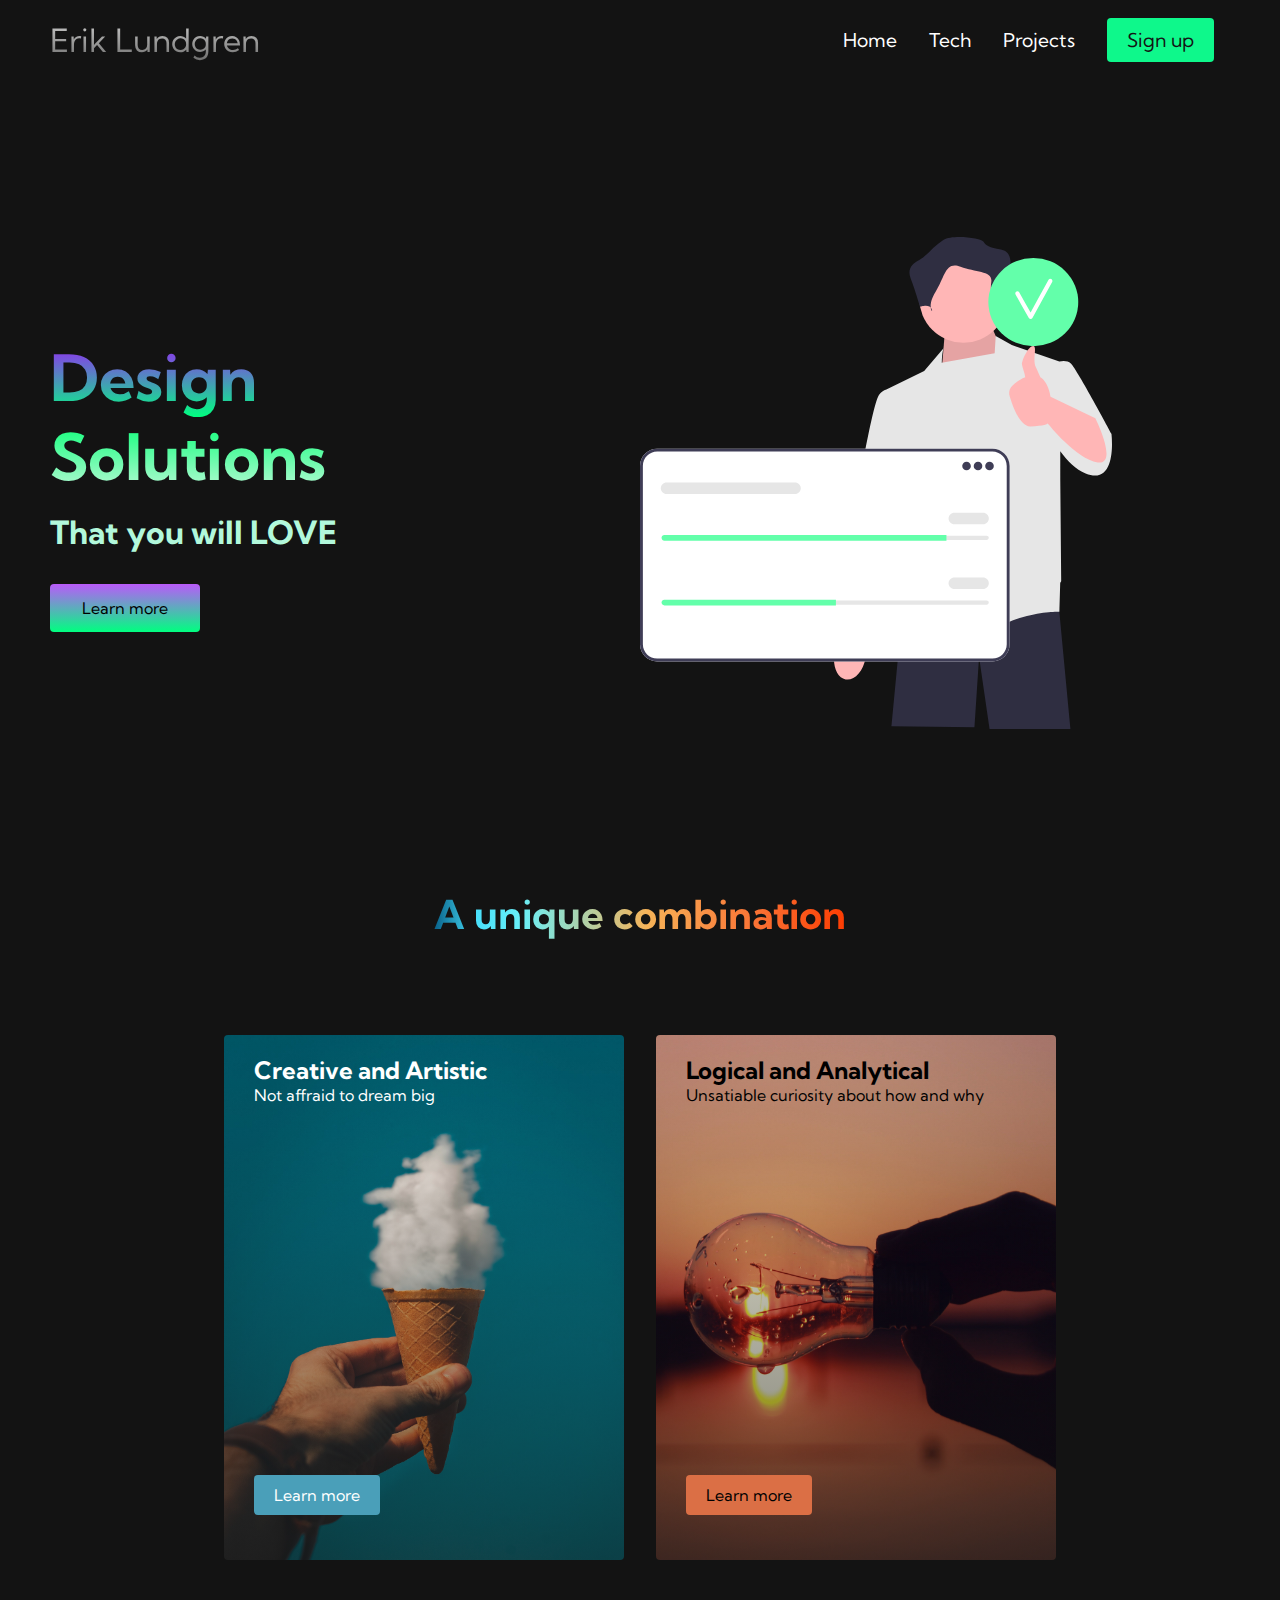
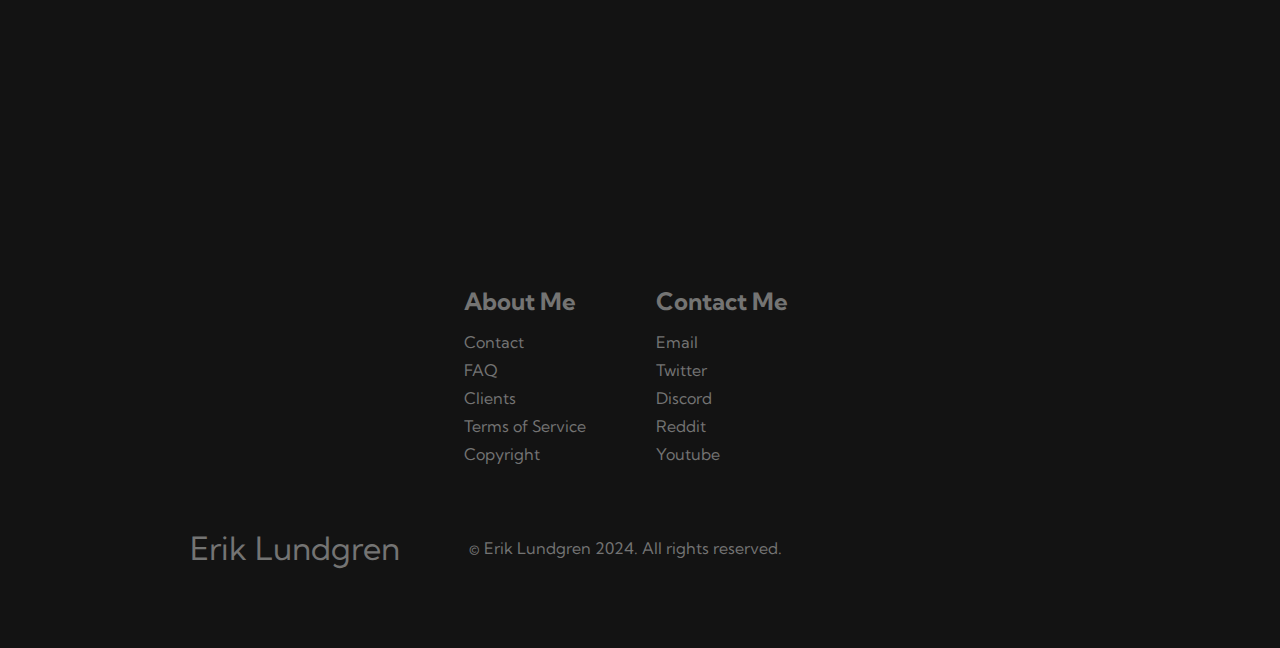
<file: index.html>
<!DOCTYPE html>
<html lang="en">
<head>
    <meta charset="UTF-8">
    <meta name="viewport" content="width=device-width, initial-scale=1.0">
    <title>Erik Lundgren</title>
    <link rel="stylesheet" href="styles.css" />
    <link rel="preconnect" href="https://fonts.googleapis.com">
<link rel="preconnect" href="https://fonts.gstatic.com" crossorigin>
<link href="https://fonts.googleapis.com/css2?family=Kumbh+Sans:wght@400;700&display=swap" rel="stylesheet"> 
</head>
<body>
    <!-- Color theme #63ffaa-->

    <!-- Navbar Section-->
    <nav class="navbar">
        <div class="navbar__container">
            <a href="/" id="navbar__logo">Erik Lundgren</a>
            <div class="navbar__toggle" id="mobile-menu">
                <span class="bar"></span>
                <span class="bar"></span>
                <span class="bar"></span>
            </div>
            <ul class="navbar__menu">
                <li class="navbar__item">
                    <a href="/" class="navbar__links">
                        Home
                    </a>
                </li>
                <li class="navbar__item">
                    <a href="/tech.html" class="navbar__links">
                        Tech
                    </a>
                </li>
                <li class="navbar__item">
                    <a href="./projects.html" class="navbar__links">
                        Projects
                    </a>
                </li>
                <li class="navbar__btn">
                    <a href="/" class="button">
                        Sign up
                    </a>
                </li>
            </ul>
        </div>
    </nav>

    <!-- Main Section-->
    <div class="main">
        <div class="main__container">
            <div class="main__content">
                <h1>Design</h1>
                <h2>Solutions</h2>
                <p>That you will LOVE</p>
                <button class="main__btn">
                    <a href="/">Learn more</a>
                </button>
            </div>
            <div class="main_img--container">
                <img src="images/pic1.svg" alt="pic" id="main__img">
            </div>
        </div>
    </div>

    <!-- Services Section-->
    <div class="services">
        <h1>A unique combination</h1>
        <div class="services__container">
            <div class="services__card">
                <h2>Creative and Artistic</h2>
                <p>Not affraid to dream big</p>
                <button style="background: rgb(74, 159, 185)";"><span style="color: white;">Learn more</span></button>
            </div>
            <div class="services__card">
                <span style="color: black;">
                <h2>Logical and Analytical</h2>
                <p>Unsatiable curiosity about how and why</p></span>
                <button style="background: rgb(219, 111, 69)";">Learn more</button>
            </div>
        </div>
    </div>

    <!-- Footer Section-->
    <div class="footer__container">
        <div class="footer__links">
            <div class="footer__link--wrapper">
                <div class="footer__link--items">
                    <h2>About Me</h2>
                    <a href="/">Contact</a>
                    <a href="/">FAQ</a>
                    <a href="/">Clients</a>
                    <a href="/">Terms of Service</a>
                    <a href="/">Copyright</a>
                </div>
                <div class="footer__link--items">
                    <h2>Contact Me</h2>
                    <a href="/">Email</a>
                    <a href="/">Twitter</a>
                    <a href="/">Discord</a>
                    <a href="/">Reddit</a>
                    <a href="/">Youtube</a>
                </div>
            </div>
        </div>
        <div class="social__media">
           <div class="social__media--wrap">
            <div class="footer__logo">
                <a href="/" id="footer__logo"><i class="fasfaa-gem"></i>Erik Lundgren</a>
            </div>
            <p class="website__rights"> © Erik Lundgren 2024. All rights reserved.</p>
            <div class="social__icons">
                <a href="/" class="social__icon--link" target="_blank">
                    <i class="fab fa-facebook"></i>
                </a>
            </div>
           </div> 
        </div>
    </div>

    <script src="app.js"></script>
</body>
</html>
</file>
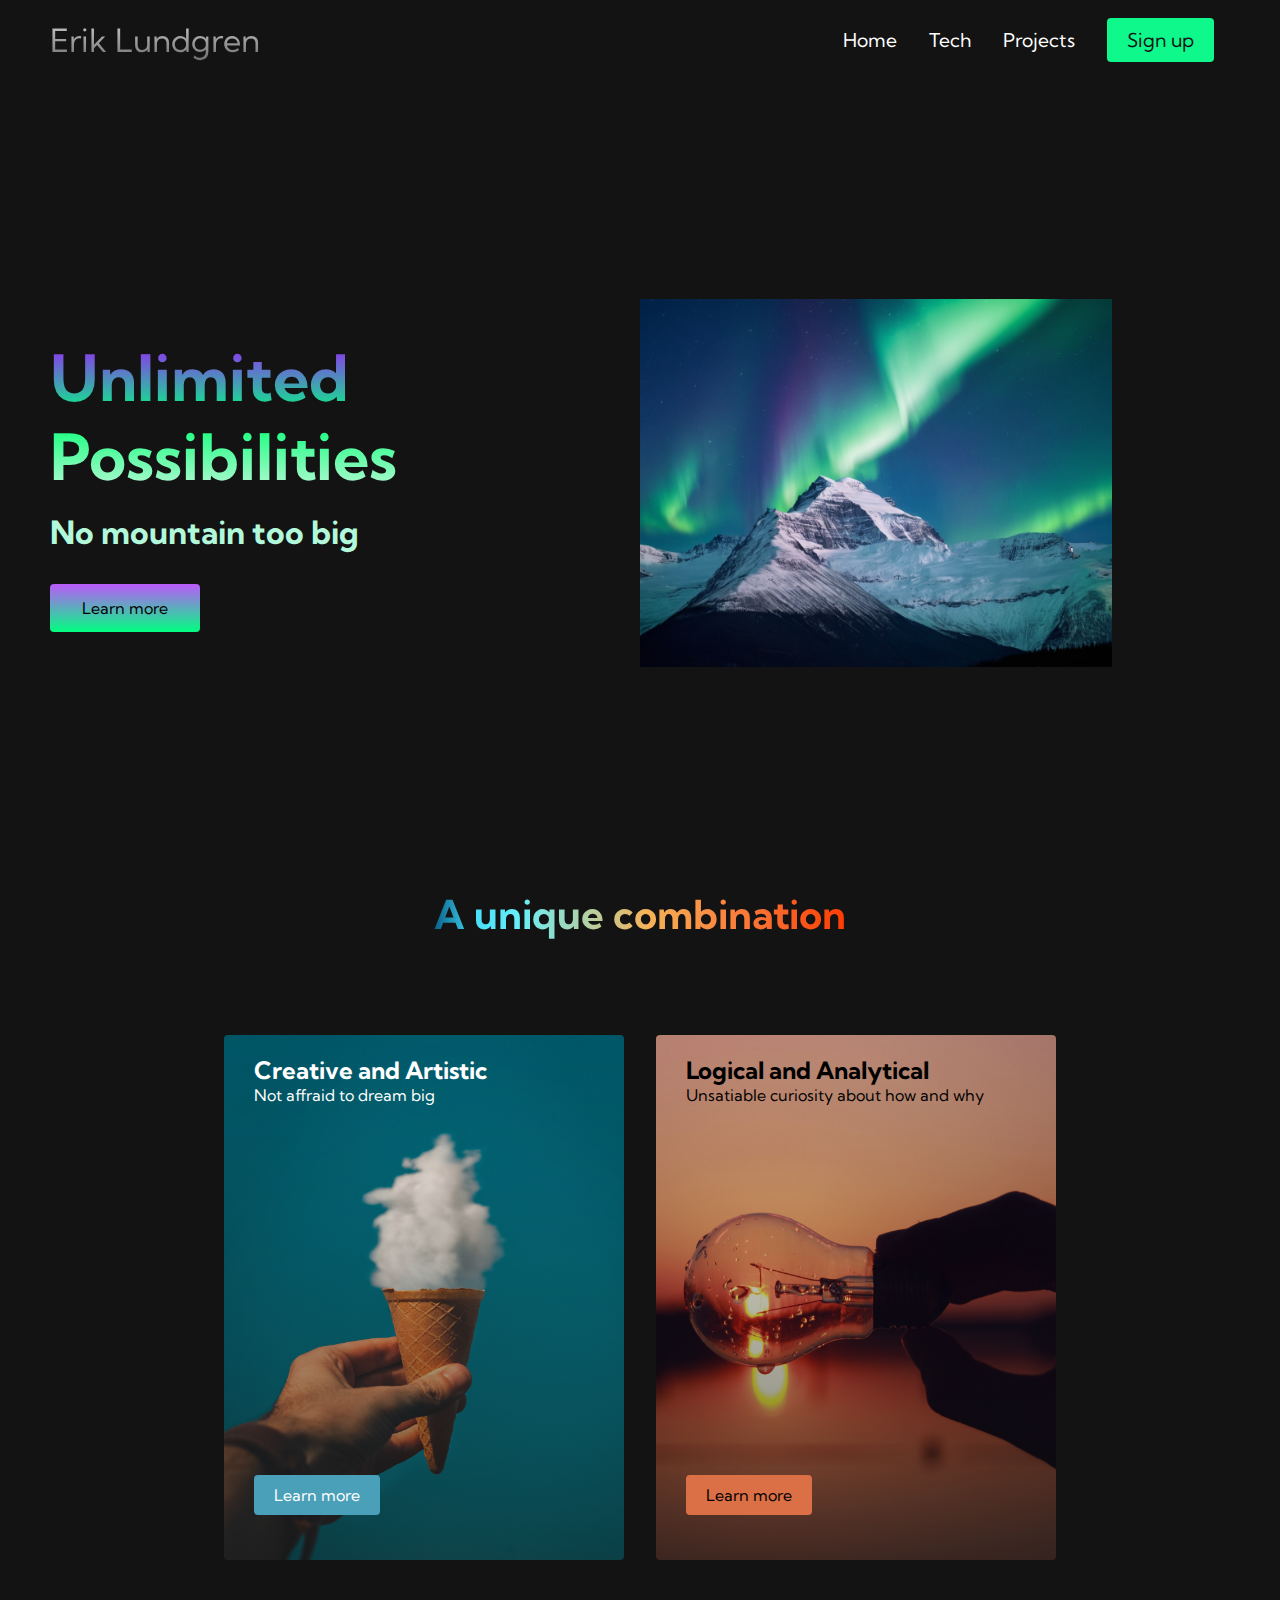
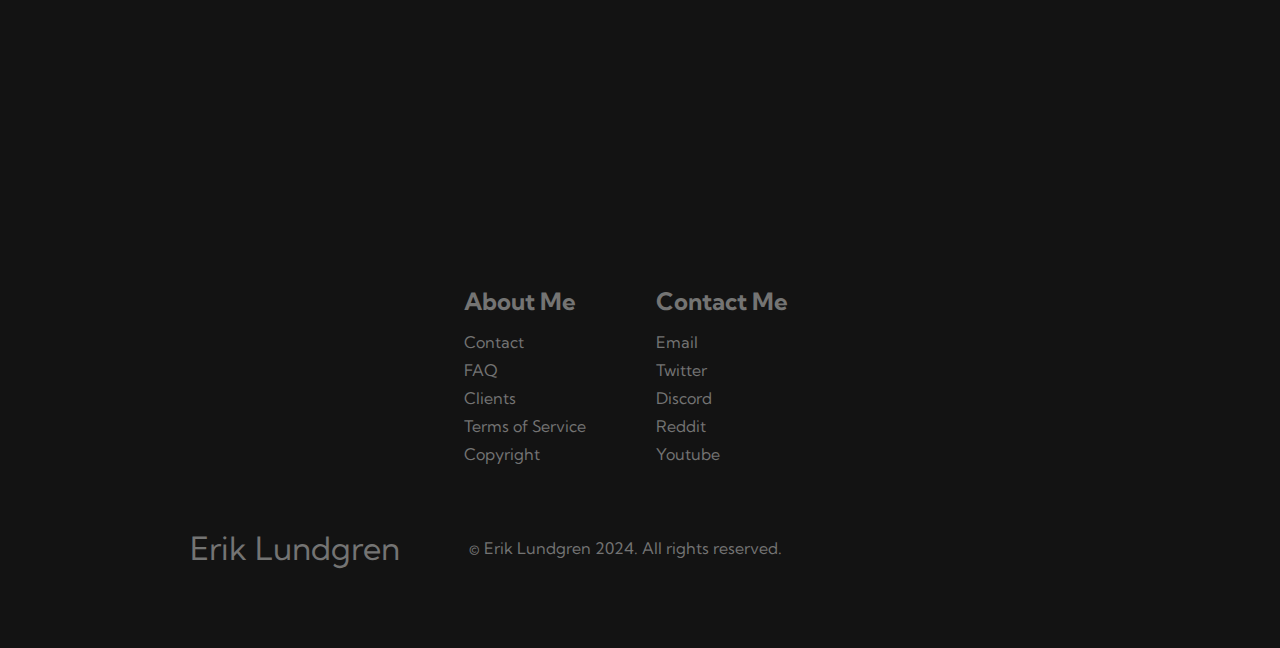
<file: projects.html>
<!DOCTYPE html>
<html lang="en">
<head>
    <meta charset="UTF-8">
    <meta name="viewport" content="width=device-width, initial-scale=1.0">
    <title>Erik Lundgren</title>
    <link rel="stylesheet" href="styles.css" />
    <link rel="preconnect" href="https://fonts.googleapis.com">
<link rel="preconnect" href="https://fonts.gstatic.com" crossorigin>
<link href="https://fonts.googleapis.com/css2?family=Kumbh+Sans:wght@400;700&display=swap" rel="stylesheet"> 
</head>
<body>
    <!-- Color theme #63ffaa-->
    <!-- Navbar Section-->
    <nav class="navbar">
        <div class="navbar__container">
            <a href="/" id="navbar__logo">Erik Lundgren</a>
            <div class="navbar__toggle" id="mobile-menu">
                <span class="bar"></span>
                <span class="bar"></span>
                <span class="bar"></span>
            </div>
            <ul class="navbar__menu">
                <li class="navbar__item">
                    <a href="/" class="navbar__links">
                        Home
                    </a>
                </li>
                <li class="navbar__item">
                    <a href="/tech.html" class="navbar__links">
                        Tech
                    </a>
                </li>
                <li class="navbar__item">
                    <a href="./projects.html" class="navbar__links">
                        Projects
                    </a>
                </li>
                <li class="navbar__btn">
                    <a href="/" class="button">
                        Sign up
                    </a>
                </li>
            </ul>
        </div>
    </nav>

    <!-- Main Section-->
    <div class="main">
        <div class="main__container">
            <div class="main__content">
                <h1>Unlimited</h1>
                <h2>Possibilities</h2>
                <p>No mountain too big</p>
                <button class="main__btn">
                    <a href="/">Learn more</a>
                </button>
            </div>
            <div class="main_img--container">
                <img src="images/pic5.png" alt="pic" id="main__img">
            </div>
        </div>
    </div>

    <!-- Services Section-->
    <div class="services">
        <h1>A unique combination</h1>
        <div class="services__container">
            <div class="services__card">
                <h2>Creative and Artistic</h2>
                <p>Not affraid to dream big</p>
                <button style="background: rgb(74, 159, 185)";"><span style="color: white;">Learn more</span></button>
            </div>
            <div class="services__card">
                <span style="color: black;">
                <h2>Logical and Analytical</h2>
                <p>Unsatiable curiosity about how and why</p></span>
                <button style="background: rgb(219, 111, 69)";">Learn more</button>
            </div>
        </div>
    </div>

    <!-- Footer Section-->
    <div class="footer__container">
        <div class="footer__links">
            <div class="footer__link--wrapper">
                <div class="footer__link--items">
                    <h2>About Me</h2>
                    <a href="/">Contact</a>
                    <a href="/">FAQ</a>
                    <a href="/">Clients</a>
                    <a href="/">Terms of Service</a>
                    <a href="/">Copyright</a>
                </div>
                <div class="footer__link--items">
                    <h2>Contact Me</h2>
                    <a href="/">Email</a>
                    <a href="/">Twitter</a>
                    <a href="/">Discord</a>
                    <a href="/">Reddit</a>
                    <a href="/">Youtube</a>
                </div>
            </div>
        </div>
        <div class="social__media">
           <div class="social__media--wrap">
            <div class="footer__logo">
                <a href="/" id="footer__logo"><i class="fasfaa-gem"></i>Erik Lundgren</a>
            </div>
            <p class="website__rights"> © Erik Lundgren 2024. All rights reserved.</p>
            <div class="social__icons">
                <a href="/" class="social__icon--link" target="_blank">
                    <i class="fab fa-facebook"></i>
                </a>
            </div>
           </div> 
        </div>
    </div>

    <script src="app.js"></script>
</body>
</html>
</file>
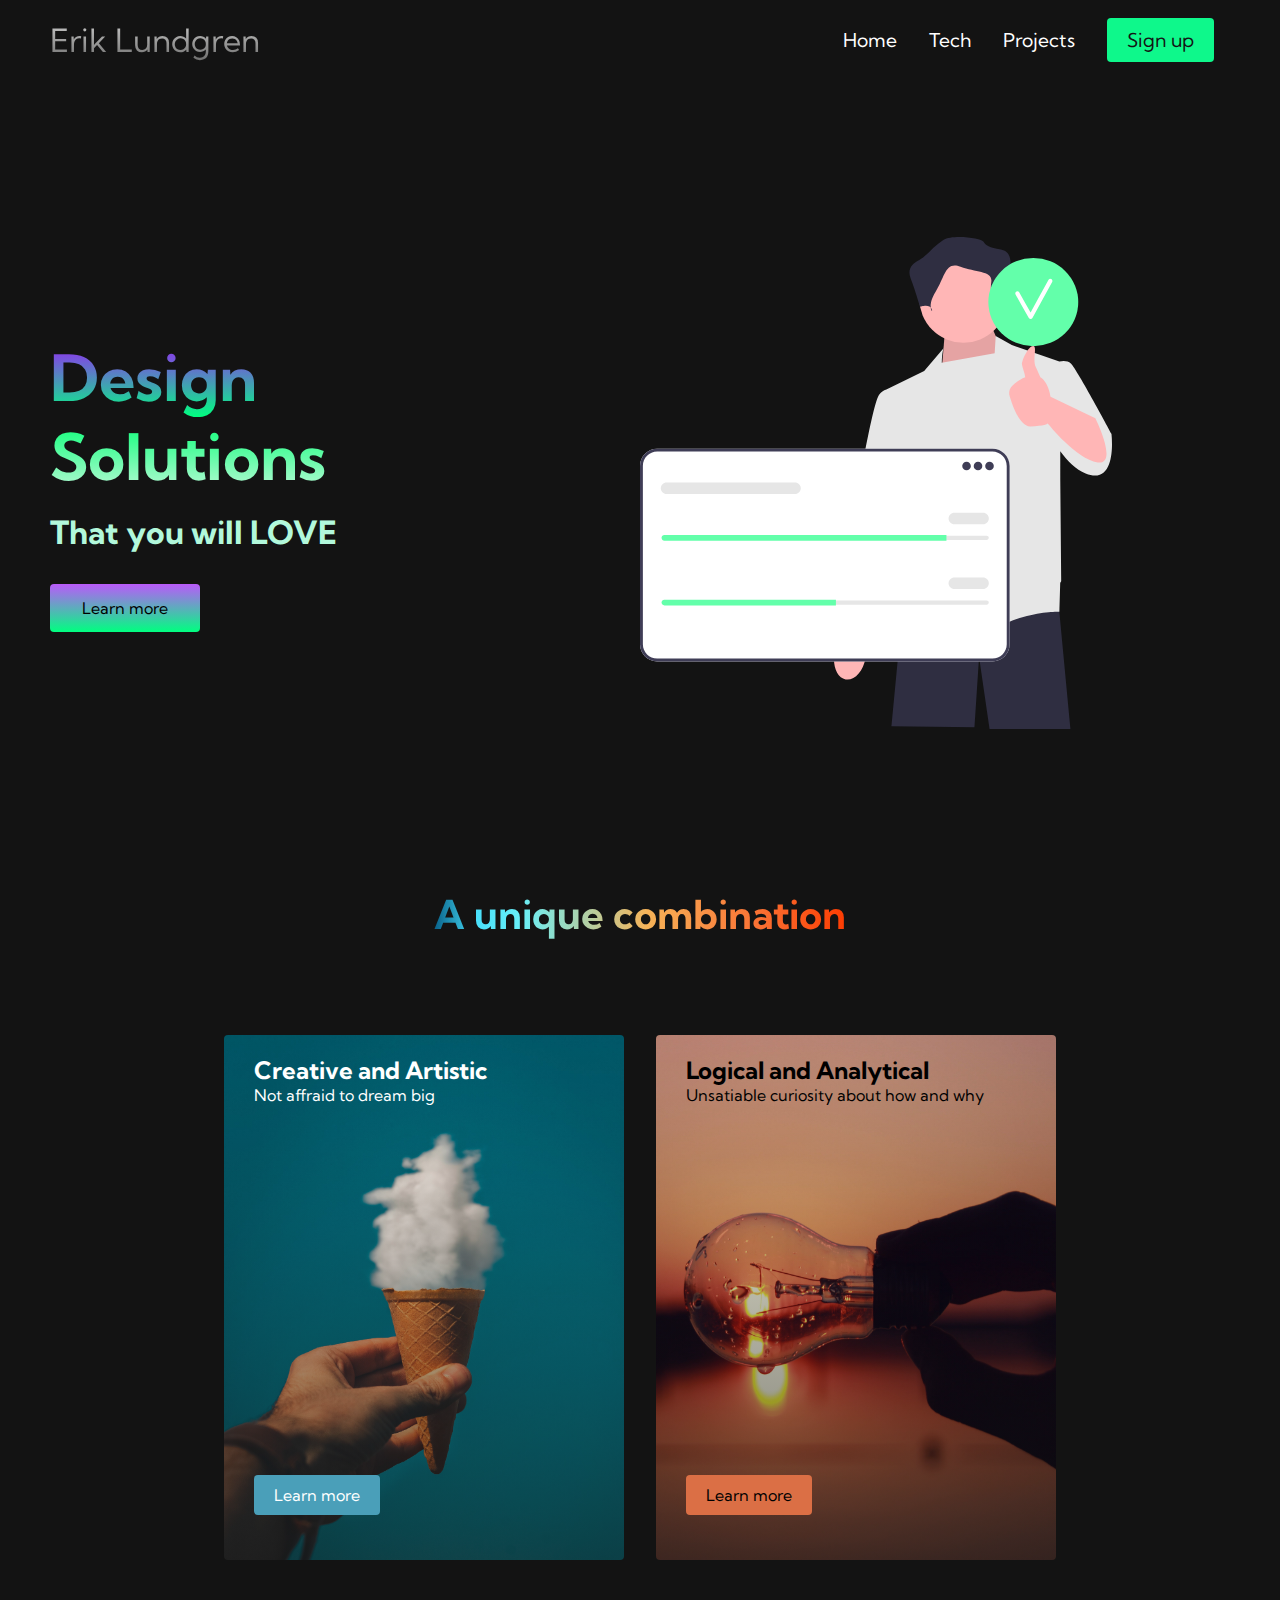
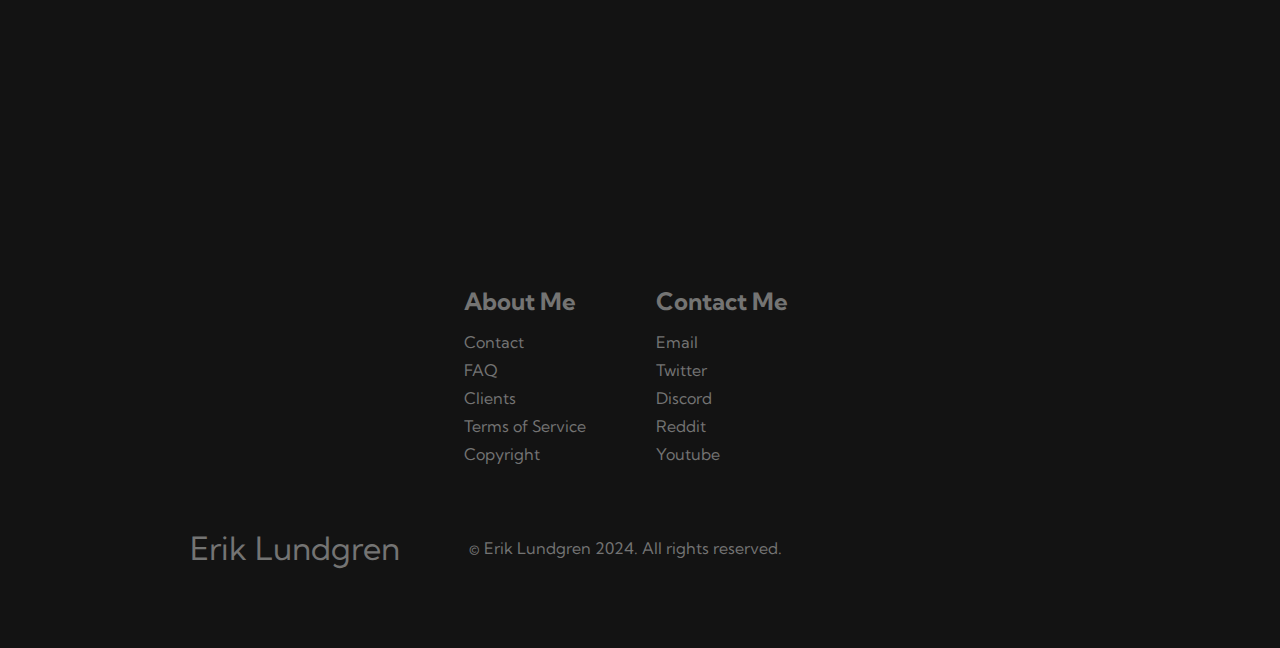
<file: tech.html>
<!DOCTYPE html>
<html lang="en">
<head>
    <meta charset="UTF-8">
    <meta name="viewport" content="width=device-width, initial-scale=1.0">
    <title>Erik Lundgren</title>
    <link rel="stylesheet" href="styles.css" />
    <link rel="preconnect" href="https://fonts.googleapis.com">
<link rel="preconnect" href="https://fonts.gstatic.com" crossorigin>
<link href="https://fonts.googleapis.com/css2?family=Kumbh+Sans:wght@400;700&display=swap" rel="stylesheet"> 
</head>
<body>
    <!-- Color theme #63ffaa-->
    <!-- Navbar Section-->
    <nav class="navbar">
        <div class="navbar__container">
            <a href="/" id="navbar__logo">Erik Lundgren</a>
            <div class="navbar__toggle" id="mobile-menu">
                <span class="bar"></span>
                <span class="bar"></span>
                <span class="bar"></span>
            </div>
            <ul class="navbar__menu">
                <li class="navbar__item">
                    <a href="/" class="navbar__links">
                        Home
                    </a>
                </li>
                <li class="navbar__item">
                    <a href="/tech.html" class="navbar__links">
                        Tech
                    </a>
                </li>
                <li class="navbar__item">
                    <a href="/" class="navbar__links">
                        Projects
                    </a>
                </li>
                <li class="navbar__btn">
                    <a href="/" class="button">
                        Sign up
                    </a>
                </li>
            </ul>
        </div>
    </nav>

    <!-- Main Section-->
    <div class="main">
        <div class="main__container">
            <div class="main__content">
                <h1>Design</h1>
                <h2>Solutions</h2>
                <p>That you will LOVE</p>
                <button class="main__btn">
                    <a href="/">Learn more</a>
                </button>
            </div>
            <div class="main_img--container">
                <img src="images/pic1.svg" alt="pic" id="main__img">
            </div>
        </div>
    </div>

    <!-- Services Section-->
    <div class="services">
        <h1>A unique combination</h1>
        <div class="services__container">
            <div class="services__card">
                <h2>Creative and Artistic</h2>
                <p>Not affraid to dream big</p>
                <button style="background: rgb(74, 159, 185)";"><span style="color: white;">Learn more</span></button>
            </div>
            <div class="services__card">
                <span style="color: black;">
                <h2>Logical and Analytical</h2>
                <p>Unsatiable curiosity about how and why</p></span>
                <button style="background: rgb(219, 111, 69)";">Learn more</button>
            </div>
        </div>
    </div>

    <!-- Footer Section-->
    <div class="footer__container">
        <div class="footer__links">
            <div class="footer__link--wrapper">
                <div class="footer__link--items">
                    <h2>About Me</h2>
                    <a href="/">Contact</a>
                    <a href="/">FAQ</a>
                    <a href="/">Clients</a>
                    <a href="/">Terms of Service</a>
                    <a href="/">Copyright</a>
                </div>
                <div class="footer__link--items">
                    <h2>Contact Me</h2>
                    <a href="/">Email</a>
                    <a href="/">Twitter</a>
                    <a href="/">Discord</a>
                    <a href="/">Reddit</a>
                    <a href="/">Youtube</a>
                </div>
            </div>
        </div>
        <div class="social__media">
           <div class="social__media--wrap">
            <div class="footer__logo">
                <a href="/" id="footer__logo"><i class="fasfaa-gem"></i>Erik Lundgren</a>
            </div>
            <p class="website__rights"> © Erik Lundgren 2024. All rights reserved.</p>
            <div class="social__icons">
                <a href="/" class="social__icon--link" target="_blank">
                    <i class="fab fa-facebook"></i>
                </a>
            </div>
           </div> 
        </div>
    </div>

    <script src="app.js"></script>
</body>
</html>
</file>
<file: styles.css>
* {
    box-sizing: border-box;
    margin: 0;
    padding: 0;
    font-family: 'Kumbh Sans', sans-serif;
}

.navbar {
    background: #131313;
    height: 80px;
    display: flex;
    justify-content: center;
    align-items: center;
    font-size: 1.2rem;
    position: sticky;
    top: 0;
    z-index: 999;

}

.navbar__container {
    display: flex;
    justify-content: space-between;
    height: 80px;
    z-index: 1;
    width: 100%;
    max-width: 1300px;
    margin: 0 auto;
    padding: 0 50px;
}

#navbar__logo {
    background-color: #ff8177;
    background-image: linear-gradient(to top, #424241 0%, #fcfcfc 100%);
    background-size: 100%;
    -webkit-background-clip: text;
    -moz-background-clip: text;
    -webkit-text-fill-color: transparent;
    -moz-text-fill-color: transparent;
    display: flex;
    align-items: center;
    cursor: pointer;
    text-decoration: none;
    font-size: 2rem;
}

.fa-gem {
    margin-right: 0.5rem;
}

.navbar__menu {
    display: flex;
    align-items: center;
    list-style: none;
    text-align: center;
}

.navbar__item {
    height: 80px;
}

.navbar__links {
    color: #fff;
    display: flex;
    align-items: center;
    justify-content: center;
    text-decoration: none;
    padding: 0 1rem;
    height: 100%;
}

.navbar__btn {
    display: flex;
    align-items: center;
    justify-content: center;
    text-decoration: none;
    padding: 0 1rem;
    width: 100%;
}

.button {
    display: flex;
    align-items: center;
    justify-content: center;
    text-decoration: none;
    padding: 10px 20px;
    height: 100%;
    width: 100%;
    border: none;
    outline: none;
    border-radius: 4px;
    background: #0ef88b;
    color: #131313;
}

.button:hover {
    background: #03e9fa;
    transition: all 0.3s ease;
}

.navbar__links:hover {
    color: #00ff80;
    transition: all 0.3s ease;
}

@media screen and (max-width: 960px) {
    .navbar__container {
        display: flex;
        justify-content: space-between;
        height: 80px;
        z-index: 1;
        width: 100%;
        max-width: 1300px;
        padding: 0;
    }

    .navbar__menu {
        display: grid;
        grid-template-columns: auto;
        margin: 0;
        width: 100%;
        position: absolute;
        top: -1000px;
        opacity: 0;
        transition: all 0.5s ease;
        height: 50vh;
        z-index: -1;
    }

    .navbar__menu.active {
        background: #131313;
        top: 100%;
        opacity: 1;
        transition: all 0.5s ease;
        z-index: 99;
        height: 50vh;
        font-size: 1.6rem;
    }

    #navbar__logo {
        padding-left: 25px;
    }

    .navbar__toggle .bar {
        width: 25px;
        height: 3px;
        margin: 5px auto;
        transition: all 0.3s ease-in-out;
        background: #fff;
    }

    .navbar__item {
        width: 100%;
    }

    .navbar__links {
        text-align: center;
        padding: 2rem;
        width: 100%;
        display: table;
    }

    #mobile-menu {
        position: absolute;
        top: 20%;
        right: 5%;
        transform: translate(5%,20%);
    }

    .navbar__btn {
        padding-bottom: 2rem;
    }

    .button {
        display: flex;
        justify-content: center;
        align-items: center;
        width: 80%;
        height: 80px;
        margin: 0;
    }

    .navbar__toggle .bar {
        display: block;
        cursor: pointer;
    }

    #mobile-menu.is-active .bar:nth-child(2) {
        opacity: 0;
    }

    #mobile-menu.is-active .bar:nth-child(1) {
        transform: translateY(8px) rotate(45deg);
    }

    #mobile-menu.is-active .bar:nth-child(3) {
        transform: translateY(-8px) rotate(-45deg);
    }
}

/* Main Section */

.main {
    background-color: #131313;
}

.main__container {
    display: grid;
    grid-template-columns: 1fr 1fr;
    align-items: center;
    justify-self: center;
    margin: 0 auto;
    height: 90vh;
    background-color: #131313;
    z-index: 1;
    width: 100%;
    max-width: 1300px;
    padding: 0 50px;
}

.main__content h1 {
    font-size: 4rem;
    background-color: #63ffaa;
    background-image: linear-gradient(to top, rgb(0, 255, 128) 0%, rgb(161, 24, 253) 100%);
    background-size: 100%;
    -webkit-background-clip: text;
    -moz-background-clip: text;
    -webkit-text-fill-color: transparent;
    -moz-text-fill-color: transparent;
    
}

.main__content h2 {
    font-size: 4rem;
    background-color: #63ffaa;
    background-image: linear-gradient(to top, #c2f8da 0%, #01ff73 100%);
    background-size: 100%;
    -webkit-background-clip: text;
    -moz-background-clip: text;
    -webkit-text-fill-color: transparent;
    -moz-text-fill-color: transparent;
    
}

.main__content p {
    color: rgb(178, 248, 219);
    margin-top: 1rem;
    font-size: 2rem;
    font-weight: 700;
}

.main__btn {
    font-size: 1rem;
    background-image: linear-gradient(to top, rgb(0, 255, 128) 0%, rgb(186, 90, 250) 100%);
    padding: 14px 32px;
    border: none;
    border-radius: 4px;
    color: #fff;
    margin-top: 2rem;
    cursor: pointer;
    position: relative;
    transition: all 0.35s;
    outline: none;
}

.main__btn a {
    position: relative;
    z-index: 2;
    color: #000000;
    text-decoration: none;
}

.main__btn:after {
    position: absolute;
    content: '';
    top: 0;
    left: 0;
    width: 0;
    height: 100%;
    background: #00ff80;
    transition: all 0.35s;
    border-radius: 4px;
}

.main__btn:hover {
    color: #fff;
}

.main__btn:hover:after {
    width: 100%;
}

.main__img--container {
    text-align: center;
}

#main__img {
    height: 80%;
    width: 80%;
}

/* Mobile Responsive*/

@media screen and (max-width: 768px) {
    .main__container {
        display: grid;
        grid-template-columns: auto;
        align-items: center;
        justify-self: center;
        width: 100%;
        margin: 0 auto;
        height: 90vh;
    }

    .main__content {
        text-align: center;
        margin-bottom: 4rem;
    }

    .main__content h1 {
        font-size: 2.5rem;
        margin-top: 2rem;
    }

    .main__content h2 {
        font-size: 3rem;
    }

    .main__content p {
        margin-top: 1rem;
        font-size: 1.5rem;
    }
}

@media screen and (max-width: 480px) {
    .main__content h1 {
        font-size: 2rem;
        margin-top: 3rem;
    }

    .main__content h2 {
        font-size: 2rem;
    }

    .main__content p {
        margin-top: 2rem;
        font-size: 1.5rem;
    }

    .main__btn {
        padding: 12px 36px;
        margin: 2.5rem 0;
    }
}

/* Services Section CSS*/

.services {
    background: #131313;
    display: flex;
    flex-direction: column;
    align-items: center;
    height: 100vh;
}

.services h1 {
    background-color: #00ff80;
    background-image: linear-gradient(to right,
     #086088 0%,
     #48dffa 10%,
     #68eff8 21%,
     #f7b257 52%,
     #fa7335 78%,
     #fc3c02 100%
    );
    background-size: 100%;
    margin-bottom: 5rem;
    font-size: 2.5rem;
    -webkit-background-clip: text;
    -moz-background-clip: text;
    -webkit-text-fill-color: transparent;
    -moz-text-fill-color: transparent;
}

.services__container {
    display: flex;
    justify-content: center;
    flex-wrap: wrap;
}

.services__card {
    margin: 1rem;
    height: 525px;
    width: 400px;
    border-radius: 4px;
    background-image: linear-gradient(
        to bottom,
         rgba(0,0,0,0) 0%,
          rgba(17,17,17,0.6) 100%
          ), url('images/pic2.jpg');
    background-size: cover;
    position: relative;
    color: #fff;
}

.services__card:nth-child(2) {
    background-image: linear-gradient(
        to bottom,
         rgba(0,0,0,0) 0%,
          rgba(17,17,17,0.6) 100%
          ), url('images/pic3.jpg');
}

.services h2 {
    position: absolute;
    top: 20px;
    left: 30px;
}

.services__card p {
    position: absolute;
    top: 50px;
    left: 30px;
}

.services__card button {
    color: #000000;
    padding: 10px 20px;
    border: none;
    outline: none;
    border-radius: 4px;
    /*background: #38f3ab; */
    position: absolute;
    top: 440px;
    left: 30px;
    font-size: 1rem;
    cursor: pointer;
}

.services__card:hover {
    transform: scale(1.075);
    transition: 0.2s ease-in;
    cursor: pointer;
}

@media screen and (max-width: 960px) {
    .services {
        height: 1600px;
    }

    .services h1 {
        font-size: 2rem;
        margin-top: 12rem;
    }
}

@media screen and (max-width: 480px) {
    .services {
        height: 1400px;
    }

    .services h1 {
        font-size: 1.2rem;
    }

    .services__card {
        width: 300px;
    }
}

/* Footer CSS */

.footer__container {
    background-color: #131313;
    padding: 5rem 0;
    display: flex;
    flex-direction: column;
    justify-content: center;
    align-items: center;
}

#footer__logo {
    color: #747473;
    display: flex;
    align-items: center;
    cursor: pointer;
    text-decoration: none;
    font-size: 2rem;
}

.footer__links {
    width: 100%;
    max-width: 1000px;
    display: flex;
    justify-content: center;
}

.footer__link--wrapper {
    display: flex;
}

.footer__link--items {
    display: flex;
    flex-direction: column;
    align-items: flex-start;
    margin: 16px;
    text-align: left;
    width: 160px;
    box-sizing: border-box;
}

.footer__link--items h2 {
    margin-bottom: 16px;
}

.footer__link--items > h2 {
    color: #747473;
}

.footer__link--items a {
    color: #747473;
    text-decoration: none;
    margin-bottom: 0.5rem;
}

.footer__link--items a:hover {
    color: #fafaf8;
    transition: 0.3s ease-out;
}

/* Social Icons */

.social__icon--link {
    color: #747473;
    font-size: 24px;
}

.social__media {
    max-width: 1000px;
    width: 100%;
}

.social__media--wrap {
    display: flex;
    justify-content: space-between;
    align-items: center;
    width: 90%;
    max-width: 1000px;
    margin: 40px auto 0 auto;

}

.social__icons {
    display: flex;
    justify-content: space-between;
    align-items: center;
    width: 240px;
}

.social__logo {

}

.website__rights {
    color: #747473;
}

@media screen and (max-width: 820px) {
    .footer__links {
        padding-top: 2rem;
    }

    #footer__logo {
        margin-bottom: 2rem;
    }

    .website__rights {
        margin-bottom: 2rem;
    }

    .footer__link--wrapper {
        flex-direction: column;
    }

    .social__media--wrap {
        flex-direction: column;
    }
}

@media screen and (max-width: 480px) {
    .footer__link--items {
        margin: 0;
        padding: 10px;
        width: 100%;
    }
}
</file>
